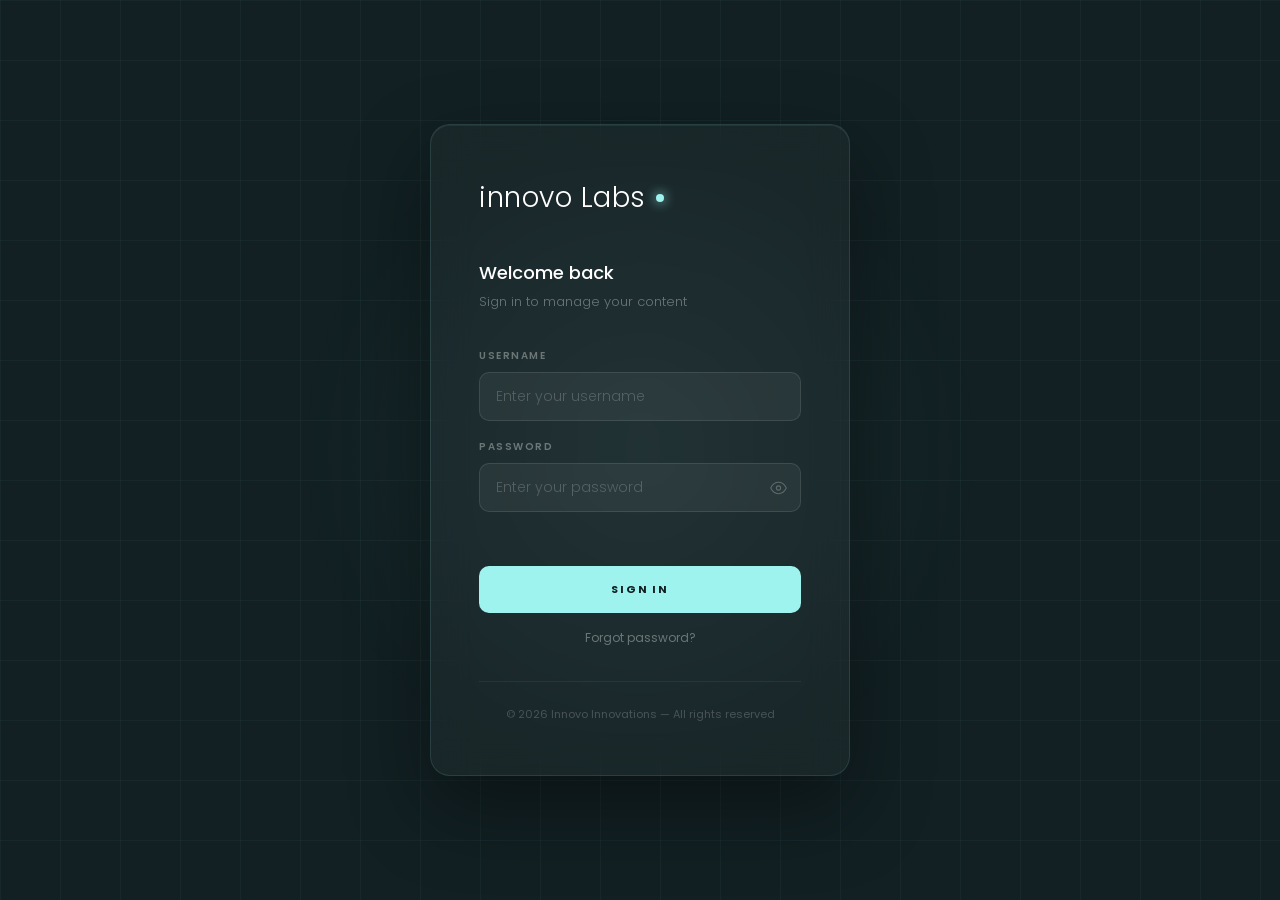
<file: admin/index.html>
<!DOCTYPE html>
<html lang="en">
<head>
  <meta charset="UTF-8">
  <meta name="viewport" content="width=device-width, initial-scale=1.0">
  <title>Innovo CMS — Sign In</title>
  <link rel="preconnect" href="https://fonts.googleapis.com">
  <link rel="preconnect" href="https://fonts.gstatic.com" crossorigin>
  <link href="https://fonts.googleapis.com/css2?family=Poppins:wght@200;300;400;500;600;700&display=swap" rel="stylesheet">
  <link rel="stylesheet" href="admin.css">
</head>
<body class="login-page">

<div class="bg-grid"></div>
<div class="bg-glow"></div>

<div class="card">
  <div class="logo-row">
    <span class="logo-txt">innovo Labs</span>
    <div class="logo-dot"></div>
  </div>

  <div class="card-title">Welcome back</div>
  <div class="card-sub">Sign in to manage your content</div>

  <form id="loginForm">
    <div class="field">
      <label class="field-label">Username</label>
      <input class="field-input" type="text" id="loginUser"
        placeholder="Enter your username" autocomplete="username" required>
    </div>
    <div class="field">
      <label class="field-label">Password</label>
      <div class="pw-wrap">
        <input class="field-input" type="password" id="loginPass"
          placeholder="Enter your password" autocomplete="current-password" required>
        <button type="button" class="pw-eye" onclick="togglePasswordVisibility()">
          <svg viewBox="0 0 24 24" fill="none" stroke="currentColor" stroke-width="1.5">
            <path d="M1 12s4-8 11-8 11 8 11 8-4 8-11 8-11-8-11-8z"/>
            <circle cx="12" cy="12" r="3"/>
          </svg>
        </button>
      </div>
    </div>

    <div class="err-msg" id="loginErr">
      <svg id="errIcon" viewBox="0 0 24 24" fill="none" stroke="currentColor"
        stroke-width="2" style="display:none">
        <circle cx="12" cy="12" r="10"/>
        <line x1="15" y1="9" x2="9" y2="15"/>
        <line x1="9"  y1="9" x2="15" y2="15"/>
      </svg>
      <span id="errTxt"></span>
    </div>

    <button type="submit" class="btn-login">Sign In</button>
    <button type="button" class="forgot-link" onclick="openForgotPassword()">Forgot password?</button>
  </form>

  <div class="card-footer">&copy; 2026 Innovo Innovations — All rights reserved</div>
</div>

<!-- FORGOT PASSWORD OVERLAY -->
<div class="fp-overlay" id="fpOverlay">
  <div class="fp-card">
    <h3>Reset Password</h3>
    <p>Enter your username and the reset code provided by your admin, then set a new password.</p>
    <div class="fp-field">
      <label class="fp-label">Username</label>
      <input class="fp-input" type="text" id="fpUser" placeholder="Your username">
    </div>
    <div class="fp-field">
      <label class="fp-label">Reset Code</label>
      <input class="fp-input" type="password" id="fpCode" placeholder="Enter reset code">
    </div>
    <div class="fp-field">
      <label class="fp-label">New Password</label>
      <input class="fp-input" type="password" id="fpNew" placeholder="Enter new password">
    </div>
    <div class="fp-field">
      <label class="fp-label">Confirm New Password</label>
      <input class="fp-input" type="password" id="fpConfirm" placeholder="Confirm new password">
    </div>
    <div class="fp-msg" id="fpMsg"></div>
    <div class="fp-acts">
      <button class="fp-btn-cancel" onclick="closeForgotPassword()">Cancel</button>
      <button class="fp-btn-submit" onclick="doPasswordReset()">Reset Password</button>
    </div>
  </div>
</div>

<script src="cms-users.js"></script>
<script>

  /* ── Master reset code ──────────────────────────────────────────
     Change this string to something secret before going live.     */
  var RESET_CODE = 'innovo-reset';

  /* ── Redirect if already logged in ─────────────────────────── */
  if (cms_getSession()) {
    window.location.href = 'dashboard.html';
  }

  /* ── Login form submit ──────────────────────────────────────── */
  document.getElementById('loginForm').addEventListener('submit', function(e) {
    e.preventDefault();

    var username = document.getElementById('loginUser').value;
    var password = document.getElementById('loginPass').value;
    var match    = cms_authenticate(username, password);

    if (match) {
      cms_setSession({ username: match.username, name: match.name });
      window.location.href = 'dashboard.html';
    } else {
      document.getElementById('errIcon').style.display = 'block';
      document.getElementById('errTxt').textContent    = 'Incorrect username or password.';
      document.getElementById('loginPass').value       = '';
    }
  });

  /* ── Password visibility toggle ────────────────────────────── */
  function togglePasswordVisibility() {
    var input  = document.getElementById('loginPass');
    input.type = input.type === 'password' ? 'text' : 'password';
  }

  /* ── Forgot password overlay ────────────────────────────────── */
  function openForgotPassword() {
    document.getElementById('fpUser').value      = '';
    document.getElementById('fpCode').value      = '';
    document.getElementById('fpNew').value       = '';
    document.getElementById('fpConfirm').value   = '';
    document.getElementById('fpMsg').textContent = '';
    document.getElementById('fpMsg').className   = 'fp-msg';
    document.getElementById('fpOverlay').classList.add('on');
  }

  function closeForgotPassword() {
    document.getElementById('fpOverlay').classList.remove('on');
  }

  function doPasswordReset() {
    var username    = document.getElementById('fpUser').value.trim().toLowerCase();
    var resetCode   = document.getElementById('fpCode').value.trim();
    var newPassword = document.getElementById('fpNew').value;
    var confirmPass = document.getElementById('fpConfirm').value;
    var msgEl       = document.getElementById('fpMsg');

    var user = INNOVO_USERS.find(function(u) {
      return u.username.toLowerCase() === username;
    });

    if (!user) {
      msgEl.textContent = 'Username not found.';
      msgEl.className   = 'fp-msg err';
      return;
    }
    if (resetCode !== RESET_CODE) {
      msgEl.textContent = 'Incorrect reset code.';
      msgEl.className   = 'fp-msg err';
      return;
    }
    if (newPassword.length < 6) {
      msgEl.textContent = 'Password must be at least 6 characters.';
      msgEl.className   = 'fp-msg err';
      return;
    }
    if (newPassword !== confirmPass) {
      msgEl.textContent = 'Passwords do not match.';
      msgEl.className   = 'fp-msg err';
      return;
    }

    user.password = newPassword;
    cms_savePasswordOverride(user.username, newPassword);

    msgEl.textContent = '✓ Password reset! You can now sign in.';
    msgEl.className   = 'fp-msg ok';
    setTimeout(closeForgotPassword, 2000);
  }

  /* Close overlay when clicking the backdrop */
  document.getElementById('fpOverlay').addEventListener('click', function(e) {
    if (e.target === this) closeForgotPassword();
  });

</script>
</body>
</html>
</file>
<file: admin/admin.css>
/* ═══════════════════════════════════════════════════════════════
   INNOVO CMS — admin.css
   Shared stylesheet for the entire admin area.
   Used by: index.html (login) and dashboard.html

   Sections:
     1.  Reset & Variables
     2.  Login Page — Layout
     3.  Login Page — Card & Form
     4.  Login Page — Forgot Password Overlay
     5.  Dashboard — Layout (sidebar + shell)
     6.  Dashboard — Topbar
     7.  Dashboard — Article Grid & Cards
     8.  Dashboard — Article Form & Editor
     9.  Dashboard — Modals (Delete, Change Password)
     10. Dashboard — Stats Row
     11. Dashboard — Toast Notifications
     12. Dashboard — Featured Strip
     13. Responsive
   ═══════════════════════════════════════════════════════════════ */


/* ════════════════════════════════════════════════════════════════
   1. RESET & VARIABLES
   ════════════════════════════════════════════════════════════════ */

*, *::before, *::after {
  box-sizing: border-box;
  margin: 0;
  padding: 0;
}

:root {
  /* Brand colours */
  --slate:   #122023;
  --aqua:    #9ef3ee;
  --aq-dim:  rgba(158, 243, 238, 0.1);
  --white:   #ffffff;
  --grey:    #6f8695;
  --light:   #f3f5f5;
  --red:     #e05555;
  --green:   #2da882;

  /* Borders */
  --brd:     rgba(18, 32, 35, 0.08);

  /* Typography */
  --font:    'Poppins', Calibri, sans-serif;

  /* Easing */
  --ease:    cubic-bezier(0.22, 1, 0.36, 1);

  /* Layout */
  --sbw:     260px;   /* sidebar width */
  --navh:    64px;    /* topbar height */
}

html, body { height: 100%; }
body {
  font-family: var(--font);
  color: var(--slate);
  overflow-x: hidden;
}


/* ════════════════════════════════════════════════════════════════
   2. LOGIN PAGE — Layout
   ════════════════════════════════════════════════════════════════ */

body.login-page {
  background: var(--slate);
  display: flex;
  align-items: center;
  justify-content: center;
  overflow: hidden;
}

/* Animated background grid */
.bg-grid {
  position: fixed; inset: 0;
  background-image:
    linear-gradient(rgba(158, 243, 238, .04) 1px, transparent 1px),
    linear-gradient(90deg, rgba(158, 243, 238, .04) 1px, transparent 1px);
  background-size: 60px 60px;
  animation: gridShift 20s linear infinite;
}
@keyframes gridShift {
  from { transform: translate(0, 0);      }
  to   { transform: translate(60px, 60px); }
}

.bg-glow {
  position: fixed;
  width: 700px; height: 700px; border-radius: 50%;
  background: radial-gradient(circle, rgba(158, 243, 238, .06) 0%, transparent 70%);
  top: 50%; left: 50%; transform: translate(-50%, -50%);
  animation: glowPulse 6s ease-in-out infinite;
}
@keyframes glowPulse {
  0%, 100% { transform: translate(-50%, -50%) scale(1);    }
  50%       { transform: translate(-50%, -50%) scale(1.15); }
}


/* ════════════════════════════════════════════════════════════════
   3. LOGIN PAGE — Card & Form
   ════════════════════════════════════════════════════════════════ */

.card {
  position: relative; z-index: 10;
  width: 420px;
  background: rgba(255, 255, 255, .03);
  border: 1px solid rgba(158, 243, 238, .12);
  border-radius: 20px;
  padding: 52px 48px;
  backdrop-filter: blur(20px);
  box-shadow: 0 32px 80px rgba(0, 0, 0, .4), inset 0 1px 0 rgba(255, 255, 255, .06);
  animation: cardIn .7s var(--ease) both;
}
@keyframes cardIn {
  from { opacity: 0; transform: translateY(32px); }
  to   { opacity: 1; transform: translateY(0);    }
}

.logo-row {
  display: flex; align-items: center; gap: 10px;
  margin-bottom: 40px;
}
.logo-txt {
  font-size: 28px; font-weight: 300; letter-spacing: .5px;
  color: var(--white);
}
.logo-dot {
  width: 8px; height: 8px; border-radius: 50%;
  background: var(--aqua);
  box-shadow: 0 0 12px var(--aqua);
}

.card-title { font-size: 18px; font-weight: 500; color: var(--white); margin-bottom: 6px; }
.card-sub   { font-size: 13px; font-weight: 300; color: rgba(255, 255, 255, .35); margin-bottom: 36px; }

/* Fields */
.field { margin-bottom: 18px; position: relative; }
.field-label {
  display: block;
  font-size: 10px; font-weight: 600; letter-spacing: .15em; text-transform: uppercase;
  color: rgba(255, 255, 255, .35); margin-bottom: 8px;
}
.field-input {
  width: 100%; font-family: var(--font);
  font-size: 14px; font-weight: 300;
  padding: 13px 16px;
  background: rgba(255, 255, 255, .05);
  border: 1px solid rgba(255, 255, 255, .1);
  border-radius: 10px; color: var(--white); outline: none;
  transition: border-color .25s, background .25s, box-shadow .25s;
}
.field-input::placeholder { color: rgba(255, 255, 255, .2); }
.field-input:focus {
  border-color: rgba(158, 243, 238, .5);
  background: rgba(158, 243, 238, .06);
  box-shadow: 0 0 0 3px rgba(158, 243, 238, .1);
}

/* Password visibility toggle */
.pw-wrap { position: relative; }
.pw-wrap .field-input { padding-right: 48px; }
.pw-eye {
  position: absolute; right: 14px; top: 50%; transform: translateY(-50%);
  background: none; border: none; cursor: pointer;
  color: rgba(255, 255, 255, .25); transition: color .2s;
  display: flex; align-items: center;
}
.pw-eye:hover { color: rgba(255, 255, 255, .6); }
.pw-eye svg  { width: 17px; height: 17px; }

/* Error message */
.err-msg {
  font-size: 12px; color: #ff7b7b;
  margin-bottom: 16px; min-height: 16px;
  display: flex; align-items: center; gap: 6px;
}
.err-msg svg { width: 14px; height: 14px; flex-shrink: 0; }

/* Submit button */
.btn-login {
  width: 100%; font-family: var(--font);
  font-size: 11px; font-weight: 700; letter-spacing: .18em; text-transform: uppercase;
  padding: 15px; border: none; border-radius: 10px; cursor: pointer;
  background: var(--aqua); color: var(--slate);
  transition: background .2s, transform .15s, box-shadow .2s;
  margin-top: 4px; position: relative; overflow: hidden;
}
.btn-login::before {
  content: ''; position: absolute; inset: 0;
  background: linear-gradient(135deg, rgba(255, 255, 255, .2), transparent);
  opacity: 0; transition: opacity .2s;
}
.btn-login:hover {
  background: #b8f5f1;
  transform: translateY(-1px);
  box-shadow: 0 8px 24px rgba(158, 243, 238, .25);
}
.btn-login:hover::before { opacity: 1; }

/* Forgot password text link */
.forgot-link {
  font-size: 12px; color: rgba(255, 255, 255, .35);
  text-align: center; margin-top: 16px;
  cursor: pointer; transition: color .2s;
  background: none; border: none; width: 100%;
  font-family: var(--font);
}
.forgot-link:hover { color: var(--aqua); }

/* Card footer */
.card-footer {
  margin-top: 32px; padding-top: 24px;
  border-top: 1px solid rgba(255, 255, 255, .06);
  font-size: 11px; color: rgba(255, 255, 255, .2); text-align: center;
}


/* ════════════════════════════════════════════════════════════════
   4. LOGIN PAGE — Forgot Password Overlay
   ════════════════════════════════════════════════════════════════ */

.fp-overlay {
  position: fixed; inset: 0; z-index: 100;
  background: rgba(0, 0, 0, .6); backdrop-filter: blur(8px);
  display: none; align-items: center; justify-content: center;
}
.fp-overlay.on { display: flex; }

.fp-card {
  background: rgba(255, 255, 255, .06);
  border: 1px solid rgba(158, 243, 238, .15);
  border-radius: 16px; padding: 40px;
  max-width: 380px; width: 90%;
  backdrop-filter: blur(20px);
  box-shadow: 0 24px 60px rgba(0, 0, 0, .4);
}
.fp-card h3 { font-size: 18px; font-weight: 500; color: var(--white); margin-bottom: 8px; }
.fp-card p  { font-size: 13px; color: rgba(255, 255, 255, .4); margin-bottom: 28px; line-height: 1.6; }

.fp-field { margin-bottom: 16px; }
.fp-label {
  display: block;
  font-size: 10px; font-weight: 600; letter-spacing: .12em; text-transform: uppercase;
  color: rgba(255, 255, 255, .35); margin-bottom: 7px;
}
.fp-input {
  width: 100%; font-family: var(--font);
  font-size: 14px; font-weight: 300;
  padding: 12px 15px;
  background: rgba(255, 255, 255, .06);
  border: 1px solid rgba(255, 255, 255, .12);
  border-radius: 9px; color: var(--white); outline: none;
  transition: border-color .2s, box-shadow .2s;
}
.fp-input::placeholder { color: rgba(255, 255, 255, .2); }
.fp-input:focus {
  border-color: rgba(158, 243, 238, .5);
  box-shadow: 0 0 0 3px rgba(158, 243, 238, .1);
}

.fp-msg         { font-size: 12px; min-height: 16px; margin-bottom: 12px; }
.fp-msg.ok      { color: var(--aqua); }
.fp-msg.err     { color: #ff7b7b; }

.fp-acts { display: flex; gap: 10px; }
.fp-btn-cancel {
  flex: 1; font-family: var(--font);
  font-size: 11px; font-weight: 600; letter-spacing: .12em; text-transform: uppercase;
  background: rgba(255, 255, 255, .07); color: rgba(255, 255, 255, .5);
  border: none; border-radius: 9px; padding: 13px;
  cursor: pointer; transition: background .2s;
}
.fp-btn-cancel:hover { background: rgba(255, 255, 255, .12); }
.fp-btn-submit {
  flex: 2; font-family: var(--font);
  font-size: 11px; font-weight: 700; letter-spacing: .14em; text-transform: uppercase;
  background: var(--aqua); color: var(--slate);
  border: none; border-radius: 9px; padding: 13px;
  cursor: pointer; transition: background .2s;
}
.fp-btn-submit:hover { background: #b8f5f1; }


/* ════════════════════════════════════════════════════════════════
   5. DASHBOARD — Layout (sidebar + shell)
   ════════════════════════════════════════════════════════════════ */

body.dashboard-page {
  background: var(--light);
  overflow: hidden;
}

/* Sidebar */
.sbar {
  position: fixed; top: 0; left: 0; bottom: 0;
  width: var(--sbw);
  background: var(--slate);
  display: flex; flex-direction: column;
  z-index: 300;
  transition: transform .3s var(--ease);
}
body.sb-off .sbar     { transform: translateX(-100%); }
body.sb-off .shell    { margin-left: 0; }
body.sb-off .stickybar{ left: 0; }

.sbar-top {
  height: 80px;
  display: flex; flex-direction: column; align-items: center; justify-content: center;
  padding: 0 22px; gap: 4px;
  border-bottom: 1px solid rgba(255, 255, 255, .08);
  flex-shrink: 0;
}
.sbar-logo { font-size: 26px; font-weight: 300; letter-spacing: .5px; color: var(--white); }
.sbar-lbl  {
  font-size: 9px; font-weight: 700; letter-spacing: .2em; text-transform: uppercase;
  color: var(--aqua);
  background: rgba(158, 243, 238, .1);
  border: 1px solid rgba(158, 243, 238, .2);
  border-radius: 4px; padding: 3px 8px; display: inline-block;
}

/* Sidebar nav group */
.sg    { padding: 18px 12px 6px; }
.sglbl {
  font-size: 9px; font-weight: 700; letter-spacing: .18em; text-transform: uppercase;
  color: rgba(255, 255, 255, .2);
  padding: 0 8px; margin-bottom: 7px; display: block;
}

/* Sidebar links */
.slnk {
  display: flex; align-items: center; gap: 10px;
  padding: 9px 10px; border-radius: 7px;
  font-size: 13px; font-weight: 400;
  color: rgba(255, 255, 255, .5);
  cursor: pointer; text-decoration: none;
  transition: background .15s, color .15s;
  margin-bottom: 2px;
}
.slnk svg          { width: 15px; height: 15px; flex-shrink: 0; }
.slnk:hover        { background: rgba(255, 255, 255, .07); color: var(--white); }
.slnk.on           { background: rgba(158, 243, 238, .12); color: var(--aqua); font-weight: 500; }

/* Sidebar logo brand row */
.sbar-brand-row { display: flex; align-items: center; gap: 8px; }

/* Sidebar logo dot */
.sbar-dot {
  width: 6px; height: 6px; border-radius: 50%;
  background: var(--aqua);
  box-shadow: 0 0 8px var(--aqua);
  flex-shrink: 0;
}

/* Sidebar footer — user info + bottom links */
.sb-foot {
  margin-top: auto;
  padding: 16px 12px;
  border-top: 1px solid rgba(255, 255, 255, .08);
}

.sb-user {
  display: flex; align-items: center; gap: 10px;
  padding: 0 8px; margin-bottom: 12px;
}
.sb-avatar {
  width: 32px; height: 32px; border-radius: 50%;
  background: rgba(158, 243, 238, .15);
  border: 1px solid rgba(158, 243, 238, .25);
  color: var(--aqua);
  display: flex; align-items: center; justify-content: center;
  font-size: 12px; font-weight: 700; flex-shrink: 0;
}
.sb-user-info   { min-width: 0; }
.sb-user-name   { font-size: 13px; font-weight: 500; color: var(--white); white-space: nowrap; overflow: hidden; text-overflow: ellipsis; }
.sb-user-role   { font-size: 10px; color: rgba(255, 255, 255, .3); }

/* Sidebar link colour modifiers */
.slnk-muted  { color: rgba(255, 255, 255, .45); }
.slnk-aqua   { color: rgba(158, 243, 238, .7);  }
.slnk-danger {
  color: rgba(224, 85, 85, .8);
  border: 1px solid rgba(224, 85, 85, .2);
  border-radius: 8px;
}
.slnk-danger:hover { background: rgba(224, 85, 85, .1); }

/* Sidebar article count badge */
.scnt {
  margin-left: auto;
  background: rgba(158, 243, 238, .15); color: var(--aqua);
  font-size: 9px; font-weight: 700;
  border-radius: 20px; padding: 2px 7px; min-width: 20px; text-align: center;
}

/* Main shell — sits to the right of the sidebar */
.shell {
  margin-left: var(--sbw);
  height: 100vh;
  display: flex; flex-direction: column;
  transition: margin-left .3s var(--ease);
}

/* Scrollable content area */
.content { flex: 1; overflow-y: auto; padding: 32px 36px 120px; }

/* View panes — only one shown at a time */
.view    { display: none; }
.view.on { display: block; }


/* ════════════════════════════════════════════════════════════════
   6. DASHBOARD — Topbar
   ════════════════════════════════════════════════════════════════ */

.tbar {
  height: var(--navh); flex-shrink: 0;
  background: var(--white);
  border-bottom: 1px solid var(--brd);
  display: flex; align-items: center;
  padding: 0 32px; gap: 16px;
  box-shadow: 0 1px 0 var(--brd);
}

/* Hamburger toggle */
.ttog {
  width: 30px; height: 30px; border-radius: 7px;
  background: none; border: none; cursor: pointer;
  display: flex; align-items: center; justify-content: center;
  color: var(--grey); transition: background .2s, color .2s;
}
.ttog:hover    { background: var(--light); color: var(--slate); }
.ttog svg      { width: 17px; height: 17px; }

/* Breadcrumb */
.tbc   { display: flex; align-items: center; gap: 10px; }
.tbc-h { font-size: 22px; font-weight: 300; letter-spacing: .5px; color: var(--slate); cursor: pointer; transition: color .2s; line-height: 1; }
.tbc-h:hover { color: var(--grey); }
.tbc-s { color: var(--brd); font-size: 18px; font-weight: 200; }
.tbc-c { font-size: 13px; color: var(--grey); font-weight: 400; letter-spacing: .02em; }

/* Spacer pushes right-side items to the end */
.tsp { flex: 1; }

/* User name pill */
.tusr {
  font-size: 12px; color: var(--grey);
  background: var(--light); padding: 6px 12px; border-radius: 20px;
}

/* New Article button */
.tnewbtn {
  font-family: var(--font);
  font-size: 10px; font-weight: 700; letter-spacing: .12em; text-transform: uppercase;
  background: var(--slate); color: var(--aqua);
  border: none; border-radius: 8px; padding: 9px 16px;
  cursor: pointer; display: flex; align-items: center; gap: 5px;
  transition: background .2s, transform .15s;
}
.tnewbtn:hover { background: #1b3035; transform: translateY(-1px); }
.tnewbtn svg   { width: 12px; height: 12px; }

/* View site link */
.view-site-btn {
  display: inline-flex; align-items: center; gap: 6px;
  font-size: 10px; font-weight: 700; letter-spacing: .1em; text-transform: uppercase;
  color: var(--grey); background: var(--white);
  border: 1px solid var(--brd); border-radius: 8px; padding: 8px 14px;
  cursor: pointer; text-decoration: none;
  transition: border-color .2s, color .2s, background .2s;
}
.view-site-btn:hover { border-color: var(--slate); color: var(--slate); background: var(--light); }
.view-site-btn svg   { width: 11px; height: 11px; }


/* ════════════════════════════════════════════════════════════════
   7. DASHBOARD — Article Grid & Cards
   ════════════════════════════════════════════════════════════════ */

/* Section header */
.ah    { display: flex; align-items: flex-end; justify-content: space-between; margin-bottom: 20px; }
.attl  { font-size: 26px; font-weight: 200; letter-spacing: -.02em; }
.attl b{ font-weight: 700; }
.ameta { font-size: 12px; color: var(--grey); margin-top: 2px; }

/* Card grid */
.grid { display: grid; grid-template-columns: repeat(auto-fill, minmax(270px, 1fr)); gap: 15px; }

/* Article card */
.ac       { background: var(--white); border: 1px solid var(--brd); border-radius: 12px; overflow: hidden; transition: box-shadow .2s, transform .2s; }
.ac:hover { box-shadow: 0 10px 36px rgba(18, 32, 35, .09); transform: translateY(-2px); }

/* Card cover image */
.ac-cov             { position: relative; height: 155px; overflow: hidden; background: var(--light); }
.ac-cov img         { width: 100%; height: 100%; object-fit: cover; display: block; transition: transform .5s; }
.ac:hover .ac-cov img { transform: scale(1.05); }

/* Placeholder when no thumbnail */
.ac-ph     { width: 100%; height: 100%; background: linear-gradient(135deg, #dce8e7, #c5dcdb); display: flex; align-items: center; justify-content: center; color: rgba(18, 32, 35, .15); }
.ac-ph svg { width: 28px; height: 28px; }

/* Video badge */
.ac-vbadge {
  position: absolute; top: 9px; right: 9px;
  background: rgba(18, 32, 35, .7); backdrop-filter: blur(6px);
  color: var(--aqua); font-size: 9px; font-weight: 700; letter-spacing: .08em; text-transform: uppercase;
  padding: 3px 8px; border-radius: 5px;
  display: flex; align-items: center; gap: 3px;
}
.ac-vbadge svg { width: 9px; height: 9px; }

/* Hero/featured badge */
.ac-feat-badge {
  position: absolute; top: 9px; left: 9px;
  background: var(--aqua); color: var(--slate);
  font-size: 9px; font-weight: 700; letter-spacing: .1em; text-transform: uppercase;
  padding: 3px 9px; border-radius: 5px;
  display: flex; align-items: center; gap: 4px;
}
.ac-feat-badge svg { width: 10px; height: 10px; }

/* Card body */
.ac-bd   { padding: 16px 16px 13px; }
.ac-mt   { display: flex; gap: 8px; align-items: center; margin-bottom: 9px; }
.ac-dt   { font-size: 10px; color: var(--grey); letter-spacing: .06em; }
.ac-sep  { width: 3px; height: 3px; border-radius: 50%; background: var(--brd); }
.ac-rt   { font-size: 10px; color: var(--grey); }
.ac-ttl  { font-size: 14px; font-weight: 500; line-height: 1.4; color: var(--slate); margin-bottom: 7px; display: -webkit-box; -webkit-line-clamp: 2; -webkit-box-orient: vertical; overflow: hidden; }
.ac-desc { font-size: 12px; font-weight: 300; color: var(--grey); line-height: 1.65; margin-bottom: 14px; display: -webkit-box; -webkit-line-clamp: 2; -webkit-box-orient: vertical; overflow: hidden; }
.ac-ft   { display: flex; gap: 7px; padding-top: 12px; border-top: 1px solid var(--brd); }

/* Empty state */
.empty     { display: flex; flex-direction: column; align-items: center; padding: 90px 40px; text-align: center; color: var(--grey); }
.ering     { width: 72px; height: 72px; border-radius: 50%; border: 1px dashed rgba(18, 32, 35, .12); display: flex; align-items: center; justify-content: center; margin-bottom: 20px; }
.ering svg { width: 28px; height: 28px; opacity: .18; }
.empty h3  { font-size: 17px; font-weight: 400; color: var(--slate); margin-bottom: 5px; }
.empty p   { font-size: 13px; font-weight: 300; margin-bottom: 20px; }

/* Buttons */
.btn      { font-family: var(--font); font-size: 10px; font-weight: 700; letter-spacing: .1em; text-transform: uppercase; padding: 9px 18px; border-radius: 8px; cursor: pointer; border: none; display: inline-flex; align-items: center; gap: 6px; transition: background .18s, transform .15s, box-shadow .18s; }
.btn svg  { width: 12px; height: 12px; }
.btn-dk   { background: var(--slate); color: var(--aqua); }
.btn-dk:hover { background: #1b3035; transform: translateY(-1px); box-shadow: 0 6px 16px rgba(18, 32, 35, .18); }
.btn-ol   { background: transparent; color: var(--slate); border: 1px solid var(--brd); }
.btn-ol:hover { border-color: var(--slate); background: rgba(18, 32, 35, .03); }
.btn-rm   { background: var(--red); color: var(--white); }
.btn-rm:hover { background: #c94444; }
.btn-xs   { padding: 6px 12px; font-size: 9px; }

/* Set as Hero toggle button */
.btn-feat         { font-family: var(--font); font-size: 9px; font-weight: 700; letter-spacing: .08em; text-transform: uppercase; padding: 6px 12px; border-radius: 8px; cursor: pointer; border: 1px solid rgba(18, 32, 35, .12); background: var(--white); color: var(--grey); display: inline-flex; align-items: center; gap: 5px; transition: all .2s; }
.btn-feat:hover   { border-color: var(--slate); color: var(--slate); }
.btn-feat.is-feat { background: var(--slate); color: var(--aqua); border-color: var(--slate); }


/* ════════════════════════════════════════════════════════════════
   8. DASHBOARD — Article Form & Editor
   ════════════════════════════════════════════════════════════════ */

.fshell { max-width: 860px; }

/* Form header */
.ftop { display: flex; align-items: center; gap: 12px; margin-bottom: 28px; }
.fbk  { background: none; border: none; cursor: pointer; color: var(--grey); display: flex; align-items: center; gap: 5px; font-family: var(--font); font-size: 10px; font-weight: 700; letter-spacing: .1em; text-transform: uppercase; transition: color .2s; }
.fbk:hover { color: var(--slate); }
.fbk svg   { width: 14px; height: 14px; }
.fvl  { width: 1px; height: 18px; background: var(--brd); }
.fttl { font-size: 19px; font-weight: 500; }

/* Two-column form layout */
.fcols { display: grid; grid-template-columns: 1fr 305px; gap: 18px; align-items: start; }

/* Form panels */
.fpnl    { background: var(--white); border: 1px solid var(--brd); border-radius: 12px; overflow: hidden; margin-bottom: 14px; }
.fpnl-hd { padding: 16px 20px; border-bottom: 1px solid var(--brd); display: flex; align-items: center; gap: 10px; }
.fpnl-ico{ width: 30px; height: 30px; border-radius: 7px; background: var(--light); display: flex; align-items: center; justify-content: center; color: var(--slate); }
.fpnl-ico svg { width: 15px; height: 15px; }
.fpnl-lbl{ font-size: 12px; font-weight: 600; letter-spacing: .06em; text-transform: uppercase; }
.fpnl-bd { padding: 20px; display: flex; flex-direction: column; gap: 18px; }

/* Form field group */
.fg   { display: flex; flex-direction: column; gap: 5px; }
.flbl { font-size: 12px; font-weight: 600; letter-spacing: .06em; text-transform: uppercase; color: var(--slate); }
.freq { color: var(--red); }
.fopt { font-size: 11px; color: var(--grey); font-weight: 400; text-transform: none; letter-spacing: 0; }
.fhint              { font-size: 12px; color: var(--grey); }
.fhint--spaced      { font-size: 12px; color: var(--grey); margin-top: 5px; }

/* Text inputs and textareas */
.finp, .ftxt {
  font-family: var(--font); font-size: 15px; font-weight: 300;
  padding: 11px 14px;
  border: 1px solid var(--brd); border-radius: 8px;
  background: var(--light); color: var(--slate);
  outline: none; width: 100%;
  transition: border-color .2s, box-shadow .2s, background .2s;
}
.finp:focus, .ftxt:focus {
  border-color: rgba(18, 32, 35, .35);
  background: var(--white);
  box-shadow: 0 0 0 3px var(--aq-dim);
}
.ftxt { resize: vertical; min-height: 80px; line-height: 1.7; }

/* Read time input with "min read" suffix */
.rtwrap      { display: flex; }
.rtwrap .finp{ border-radius: 8px 0 0 8px; }
.rtsuf       { padding: 11px 13px; background: var(--light); border: 1px solid var(--brd); border-left: none; border-radius: 0 8px 8px 0; font-size: 14px; color: var(--grey); white-space: nowrap; display: flex; align-items: center; }

/* Editor panel body — no gap, flush bottom */
.fpnl-bd--editor { gap: 0; padding-bottom: 0; }

/* Thumbnail change/remove button row */
.thumb-actions { display: flex; gap: 8px; margin-top: 10px; }
.thumb-actions .btn { flex: 1; }

/* Clear formatting button — distinct red colour */
.ed-btn-clear {
  font-family: var(--font);
  font-size: 11px; font-weight: 600;
  color: var(--red);
  background: none; border: none; cursor: pointer;
  padding: 5px 9px; border-radius: 5px;
  transition: background .15s;
  white-space: nowrap; line-height: 1.2;
  height: 28px; display: flex; align-items: center; justify-content: center;
}
.ed-btn-clear:hover { background: rgba(224, 85, 85, .1); }

/* Rich text editor */
.edwrap { border: 1px solid var(--brd); border-radius: 8px; overflow: hidden; }
.edtools { display: flex; flex-wrap: wrap; gap: 2px; padding: 8px 10px; background: var(--light); border-bottom: 1px solid var(--brd); align-items: center; row-gap: 4px; }
.edtools button       { font-family: var(--font); font-size: 12px; background: none; border: none; cursor: pointer; padding: 5px 9px; border-radius: 5px; color: var(--slate); transition: background .15s; white-space: nowrap; line-height: 1.2; height: 28px; display: flex; align-items: center; justify-content: center; }
.edtools button:hover { background: rgba(18, 32, 35, .1); }
.edtools button.ed-on { background: rgba(18, 32, 35, .12); font-weight: 600; }
.ed-sep   { width: 1px; height: 18px; background: var(--brd); margin: 0 3px; flex-shrink: 0; }
.ed-select{ font-family: var(--font); font-size: 12px; background: var(--white); border: 1px solid var(--brd); border-radius: 5px; padding: 4px 6px; color: var(--slate); cursor: pointer; outline: none; transition: border-color .15s; height: 28px; }
.ed-select:hover, .ed-select:focus { border-color: rgba(18, 32, 35, .3); }

.edarea               { min-height: 460px; padding: 18px 20px; font-family: var(--font); font-size: 15px; font-weight: 300; line-height: 1.9; color: var(--slate); outline: none; background: var(--white); overflow-y: auto; }
.edarea:empty::before { content: attr(placeholder); color: rgba(18, 32, 35, .22); pointer-events: none; }
.edarea h3            { font-size: 17px; font-weight: 600; margin: 16px 0 8px; }
.edarea p             { margin-bottom: 12px; }
.edarea blockquote    { border-left: 3px solid var(--aqua); padding: 4px 0 4px 16px; margin: 14px 0; font-style: italic; color: var(--grey); font-size: 15px; }
.edarea img           { max-width: 100%; height: auto; border-radius: 6px; margin: 12px 0; display: block; cursor: pointer; outline: 2px solid transparent; transition: outline-color .2s; }
.edarea img:hover     { outline-color: var(--aqua); }

/* Upload zones */
.upzone       { border: 2px dashed var(--brd); border-radius: 9px; padding: 22px 16px; text-align: center; cursor: pointer; display: flex; flex-direction: column; align-items: center; gap: 6px; transition: border-color .2s, background .2s; }
.upzone:hover { border-color: var(--aqua); background: rgba(158, 243, 238, .04); }
.upzone svg   { width: 22px; height: 22px; color: rgba(18, 32, 35, .18); }
.upzone-t     { font-size: 13px; font-weight: 500; }
.upzone-s     { font-size: 11px; color: var(--grey); }
.tprev        { width: 100%; border-radius: 7px; margin-top: 9px; max-height: 150px; object-fit: cover; }
.vprev        { width: 100%; border-radius: 7px; margin-top: 9px; }

/* Video type tabs */
.vtabs            { display: flex; border: 1px solid var(--brd); border-radius: 8px; overflow: hidden; margin-bottom: 12px; }
.vtab             { flex: 1; font-family: var(--font); font-size: 10px; font-weight: 700; letter-spacing: .07em; text-transform: uppercase; background: var(--white); color: var(--grey); border: none; border-right: 1px solid var(--brd); padding: 9px 6px; cursor: pointer; transition: background .2s, color .2s; }
.vtab:last-child  { border-right: none; }
.vtab:hover       { background: var(--light); color: var(--slate); }
.vtab.on          { background: var(--slate); color: var(--aqua); }
.vpanel    { display: none; }
.vpanel.on { display: block; }

/* Video upload progress */
.prog  { margin-top: 9px; }
.ptrk  { height: 3px; background: var(--light); border-radius: 2px; overflow: hidden; margin-bottom: 4px; }
.pfill { height: 100%; background: var(--aqua); width: 0%; transition: width .3s; }
.ptxt  { font-size: 11px; color: var(--grey); }

/* Sticky publish/save bar at bottom */
.stickybar {
  position: fixed; bottom: 0; left: var(--sbw); right: 0;
  background: var(--white);
  border-top: 1px solid var(--brd);
  padding: 13px 36px;
  display: flex; align-items: center; justify-content: space-between;
  box-shadow: 0 -6px 24px rgba(18, 32, 35, .06);
  z-index: 200;
  transition: left .3s var(--ease);
}
.fmsg     { font-size: 13px; min-height: 18px; }
.fmsg.ok  { color: var(--green); }
.fmsg.err { color: var(--red); }
.sbacts   { display: flex; gap: 8px; }


/* ════════════════════════════════════════════════════════════════
   9. DASHBOARD — Modals (Delete, Change Password)
   ════════════════════════════════════════════════════════════════ */

@keyframes popIn {
  from { opacity: 0; transform: scale(.9); }
  to   { opacity: 1; transform: scale(1);  }
}

/* Shared modal backdrop */
.dmodal, .cpmodal {
  position: fixed; inset: 0; z-index: 9999;
  background: rgba(18, 32, 35, .5); backdrop-filter: blur(8px);
  display: none; align-items: center; justify-content: center;
}
.dmodal.on, .cpmodal.on { display: flex; }

/* Delete confirmation box */
.dbox    { background: var(--white); border-radius: 16px; padding: 36px; max-width: 340px; width: 90%; box-shadow: 0 28px 70px rgba(18, 32, 35, .2); text-align: center; animation: popIn .28s var(--ease); }
.dico    { width: 48px; height: 48px; border-radius: 50%; background: rgba(224, 85, 85, .1); display: flex; align-items: center; justify-content: center; margin: 0 auto 16px; }
.dico svg{ width: 20px; height: 20px; color: var(--red); }
.dbox h3 { font-size: 16px; font-weight: 600; margin-bottom: 8px; }
.dbox p  { font-size: 13px; font-weight: 300; color: var(--grey); line-height: 1.65; margin-bottom: 24px; }
.dacts   { display: flex; gap: 8px; justify-content: center; }

/* Change password box */
.cpbox    { background: var(--white); border-radius: 16px; padding: 36px; max-width: 380px; width: 90%; box-shadow: 0 28px 70px rgba(18, 32, 35, .2); animation: popIn .28s var(--ease); }
.cpbox h3 { font-size: 17px; font-weight: 600; margin-bottom: 6px; }
.cpbox p  { font-size: 13px; color: var(--grey); margin-bottom: 24px; }
.cp-field { display: flex; flex-direction: column; gap: 6px; margin-bottom: 16px; }
.cp-label { font-size: 10px; font-weight: 700; letter-spacing: .1em; text-transform: uppercase; color: var(--slate); }
.cp-inp   { font-family: var(--font); font-size: 14px; font-weight: 300; padding: 11px 14px; border: 1px solid var(--brd); border-radius: 8px; background: var(--light); color: var(--slate); outline: none; width: 100%; transition: border-color .2s, box-shadow .2s; }
.cp-inp:focus  { border-color: var(--aqua); background: var(--white); box-shadow: 0 0 0 3px var(--aq-dim); }
.cp-msg        { font-size: 12px; min-height: 16px; margin-bottom: 8px; }
.cp-msg.ok     { color: var(--green); }
.cp-msg.err    { color: var(--red); }
.cp-acts       { display: flex; gap: 10px; justify-content: flex-end; margin-top: 8px; }


/* ════════════════════════════════════════════════════════════════
   10. DASHBOARD — Stats Row
   ════════════════════════════════════════════════════════════════ */

.stats-row {
  display: grid;
  grid-template-columns: repeat(4, 1fr);
  gap: 14px;
  margin-bottom: 28px;
}
.stat-card {
  background: var(--white);
  border: 1px solid var(--brd);
  border-radius: 12px;
  padding: 18px 20px;
  display: flex; align-items: center; gap: 14px;
  transition: box-shadow .2s, transform .2s;
}
.stat-card:hover { box-shadow: 0 6px 20px rgba(18, 32, 35, .07); transform: translateY(-1px); }

.stat-ico     { width: 40px; height: 40px; border-radius: 10px; display: flex; align-items: center; justify-content: center; flex-shrink: 0; }
.stat-ico svg { width: 18px; height: 18px; }
.stat-ico.aqua { background: rgba(158, 243, 238, .18); color: var(--slate); }
.stat-ico.slate{ background: rgba(18, 32, 35, .08);  color: var(--slate); }
.stat-ico.green{ background: rgba(45, 168, 130, .12); color: #2da882; }
.stat-ico.amber{ background: rgba(251, 191, 36, .12); color: #b8860b; }

.stat-num { font-size: 26px; font-weight: 300; line-height: 1; color: var(--slate); }
.stat-lbl { font-size: 11px; color: var(--grey); margin-top: 3px; letter-spacing: .04em; }


/* ════════════════════════════════════════════════════════════════
   11. DASHBOARD — Toast Notifications
   ════════════════════════════════════════════════════════════════ */

.toast-wrap {
  position: fixed; top: 20px; right: 24px; z-index: 99999;
  display: flex; flex-direction: column; gap: 10px;
  pointer-events: none;
}
.toast {
  background: var(--slate); color: var(--white);
  padding: 13px 18px; border-radius: 10px;
  font-size: 13px; font-weight: 400;
  display: flex; align-items: center; gap: 10px;
  box-shadow: 0 8px 28px rgba(18, 32, 35, .25);
  pointer-events: all;
  transform: translateX(120%); opacity: 0;
  transition: transform .38s var(--ease), opacity .38s;
  max-width: 320px;
}
.toast.show          { transform: translateX(0); opacity: 1; }
.toast.ok  .toast-dot{ background: var(--aqua); }
.toast.err .toast-dot{ background: var(--red);  }
.toast-dot { width: 7px; height: 7px; border-radius: 50%; flex-shrink: 0; }
.toast-txt { flex: 1; }


/* ════════════════════════════════════════════════════════════════
   12. DASHBOARD — Featured Article Strip
   ════════════════════════════════════════════════════════════════ */

.featured-strip {
  background: linear-gradient(135deg, rgba(158, 243, 238, .15) 0%, rgba(158, 243, 238, .05) 100%);
  border: 1px solid rgba(158, 243, 238, .3);
  border-radius: 10px; padding: 14px 18px;
  display: flex; align-items: center; gap: 12px;
  margin-bottom: 20px;
  font-size: 13px;
}
.featured-strip-ico { color: var(--slate); font-size: 16px; flex-shrink: 0; }
.featured-strip-txt { flex: 1; color: var(--slate); font-weight: 400; }
.featured-strip-txt b { font-weight: 600; }
.featured-strip-clr {
  font-family: var(--font);
  font-size: 10px; font-weight: 700; letter-spacing: .1em; text-transform: uppercase;
  background: none; border: 1px solid rgba(18, 32, 35, .15); border-radius: 7px;
  padding: 6px 12px; cursor: pointer; color: var(--grey);
  transition: all .2s;
}
.featured-strip-clr:hover { border-color: var(--red); color: var(--red); }


/* ════════════════════════════════════════════════════════════════
   13. RESPONSIVE
   ════════════════════════════════════════════════════════════════ */

@media (max-width: 980px) {
  /* Sidebar collapses off-screen on mobile; toggled via .sb-off */
  body.sb-off .shell, .shell { margin-left: 0; }
  .sbar                      { transform: translateX(-100%); }
  body:not(.sb-off) .sbar   { transform: translateX(0); }

  .fcols      { grid-template-columns: 1fr; }
  .grid       { grid-template-columns: 1fr; }
  .stats-row  { grid-template-columns: 1fr 1fr; }
  .stickybar  { padding: 12px 18px; left: 0; }
  .content    { padding: 24px 18px 80px; }
}

@media (max-width: 480px) {
  .card       { width: calc(100vw - 32px); padding: 36px 28px; }
  .stats-row  { grid-template-columns: 1fr; }
}
</file>
